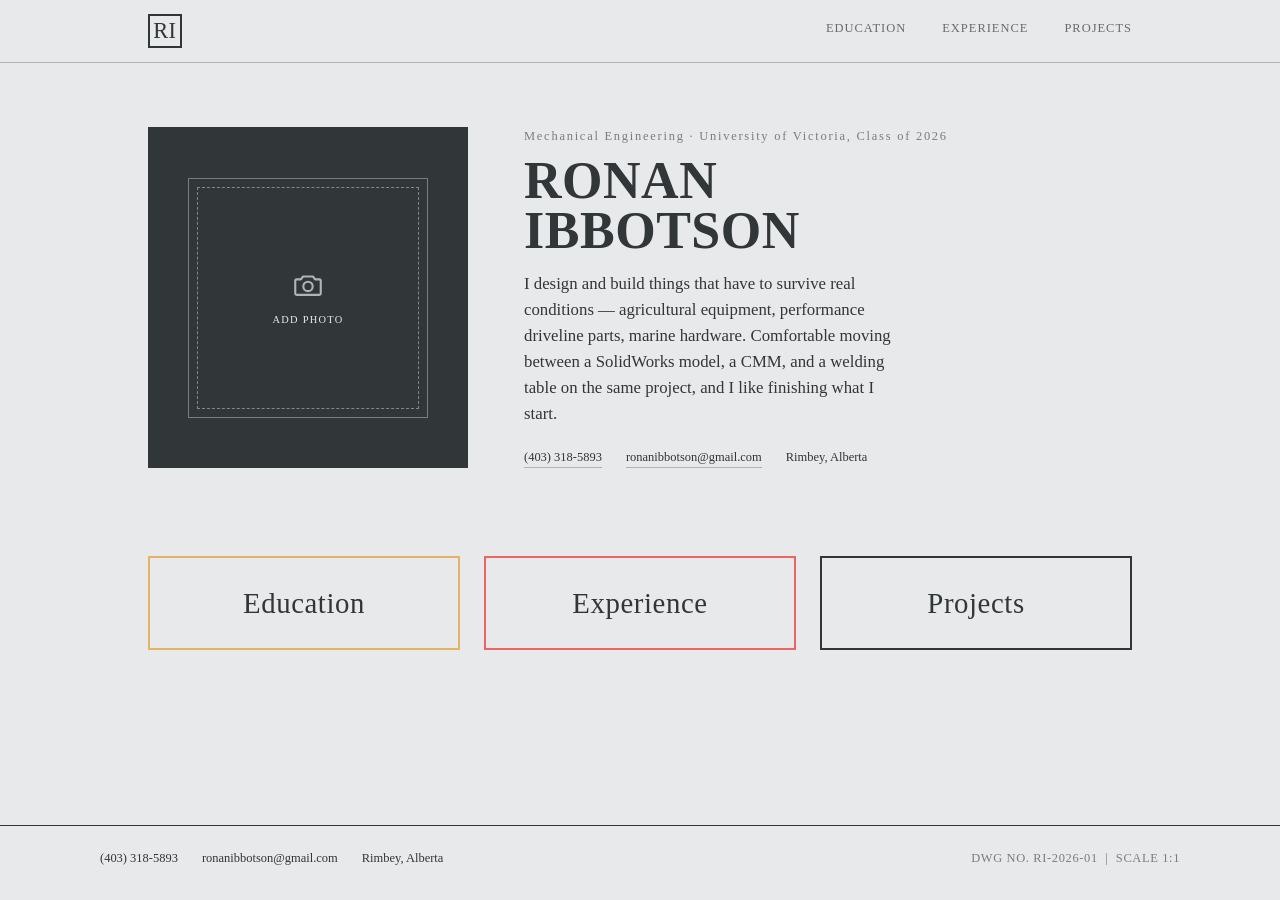
<file: index.html>
<!DOCTYPE html>
<html lang="en">
<head>
  <meta charset="UTF-8">
  <meta name="viewport" content="width=device-width, initial-scale=1.0">
  <title>Ronan Ibbotson — Mechanical Engineer</title>
  <meta name="description" content="Portfolio of Ronan Ibbotson, mechanical engineering student and designer.">
  <link rel="stylesheet" href="css/style.css">
</head>
<body>

  <nav class="topnav">
    <div class="topnav__inner">
      <a href="index.html" class="topnav__mark" aria-label="Home">RI</a>
      <div class="topnav__links">
        <a href="education.html">Education</a>
        <a href="experience.html">Experience</a>
        <a href="projects.html">Projects</a>
      </div>
    </div>
  </nav>

  <main class="page-shell">

    <section class="hero">
      <!-- PROFILE PHOTO
           To use your own photo: put the image file in the assets/
           folder, then replace the entire <div class="photo-placeholder">
           block below with:
           <img src="assets/profile.jpg" alt="Ronan Ibbotson" class="hero__photo-img">
      -->
      <div class="hero__photo-wrap reveal">
        <div class="hero__photo-frame">
          <div class="photo-placeholder">
            <svg viewBox="0 0 24 24" fill="none" stroke="currentColor" stroke-width="1.5" stroke-linecap="round" stroke-linejoin="round">
              <path d="M4 8h3l1.5-2h7L17 8h3a1 1 0 0 1 1 1v9a1 1 0 0 1-1 1H4a1 1 0 0 1-1-1V9a1 1 0 0 1 1-1z"/>
              <circle cx="12" cy="13" r="3.3"/>
            </svg>
            <span class="photo-placeholder__text">ADD PHOTO</span>
          </div>
        </div>
      </div>

      <div class="hero__intro reveal reveal--delay-1">
        <p class="hero__eyebrow">Mechanical Engineering · University of Victoria, Class of 2026</p>
        <h1 class="hero__name">Ronan<br>Ibbotson</h1>
        <p class="hero__bio">
          I design and build things that have to survive real conditions —
          agricultural equipment, performance driveline parts, marine
          hardware. Comfortable moving between a SolidWorks model, a CMM,
          and a welding table on the same project, and I like finishing
          what I start.
        </p>
        <div class="hero__contact">
          <a href="tel:+14033185893">(403) 318-5893</a>
          <a href="mailto:ronanibbotson@gmail.com">ronanibbotson@gmail.com</a>
          <span>Rimbey, Alberta</span>
        </div>
      </div>
    </section>

    <section class="nav-buttons reveal reveal--delay-2" aria-label="Site sections">
      <a href="education.html" class="nav-btn nav-btn--amber">Education</a>
      <a href="experience.html" class="nav-btn nav-btn--coral">Experience</a>
      <a href="projects.html" class="nav-btn nav-btn--graphite">Projects</a>
    </section>

  </main>

  <footer class="site-footer">
    <div class="site-footer__inner">
      <div class="site-footer__contact">
        <a href="tel:+14033185893">(403) 318-5893</a>
        <a href="mailto:ronanibbotson@gmail.com">ronanibbotson@gmail.com</a>
        <span>Rimbey, Alberta</span>
      </div>
      <!-- DECORATIVE: delete this div to remove the drawing-number tag. -->
      <div class="site-footer__drawing-no">DWG NO. RI-2026-01 &nbsp;|&nbsp; SCALE 1:1</div>
    </div>
  </footer>

  <script src="js/main.js"></script>
</body>
</html>
</file>
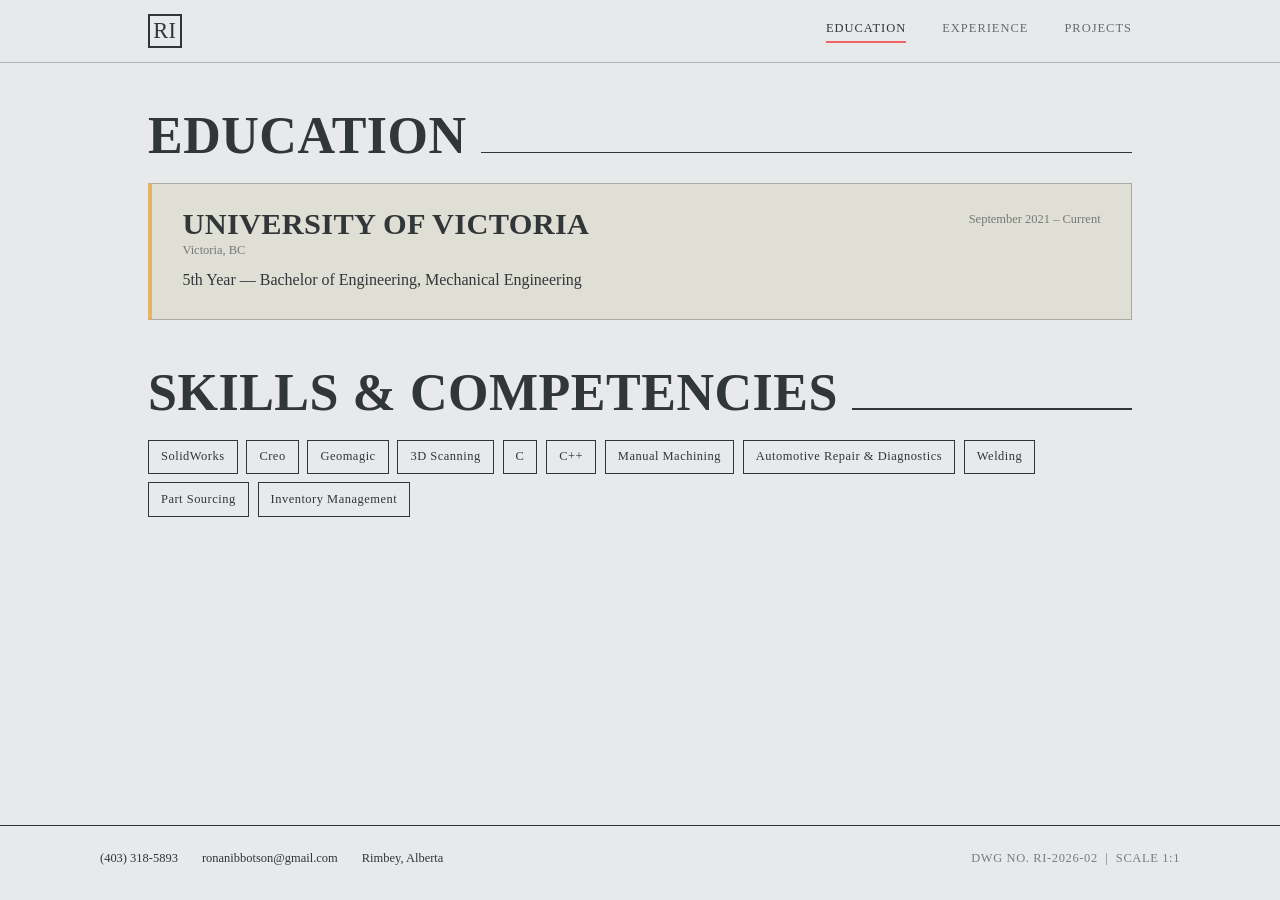
<file: education.html>
<!DOCTYPE html>
<html lang="en">
<head>
  <meta charset="UTF-8">
  <meta name="viewport" content="width=device-width, initial-scale=1.0">
  <title>Education — Ronan Ibbotson</title>
  <meta name="description" content="Education background of Ronan Ibbotson.">
  <link rel="stylesheet" href="css/style.css">
</head>
<body>

  <nav class="topnav">
    <div class="topnav__inner">
      <a href="index.html" class="topnav__mark" aria-label="Home">RI</a>
      <div class="topnav__links">
        <a href="education.html" aria-current="page">Education</a>
        <a href="experience.html">Experience</a>
        <a href="projects.html">Projects</a>
      </div>
    </div>
  </nav>


  <main class="page-shell">

    <div class="section-heading">
      <h2>Education</h2>
      <div class="section-heading__rule"></div>
    </div>

    <div class="card-list">
      <article class="edu-card">
        <header class="edu-card__head">
          <div>
            <h3>University of Victoria</h3>
            <p class="edu-card__location">Victoria, BC</p>
          </div>
          <div class="edu-card__dates">September 2021 – Current</div>
        </header>
        <p class="edu-card__degree">5th Year — Bachelor of Engineering, Mechanical Engineering</p>
      </article>
    </div>

    <div class="section-heading">
      <h2>Skills &amp; Competencies</h2>
      <div class="section-heading__rule"></div>
    </div>

    <div class="chip-row">
      <span class="chip">SolidWorks</span>
      <span class="chip">Creo</span>
      <span class="chip">Geomagic</span>
      <span class="chip">3D Scanning</span>
      <span class="chip">C</span>
      <span class="chip">C++</span>
      <span class="chip">Manual Machining</span>
      <span class="chip">Automotive Repair &amp; Diagnostics</span>
      <span class="chip">Welding</span>
      <span class="chip">Part Sourcing</span>
      <span class="chip">Inventory Management</span>
    </div>

  </main>

  <footer class="site-footer">
    <div class="site-footer__inner">
      <div class="site-footer__contact">
        <a href="tel:+14033185893">(403) 318-5893</a>
        <a href="mailto:ronanibbotson@gmail.com">ronanibbotson@gmail.com</a>
        <span>Rimbey, Alberta</span>
      </div>
      <div class="site-footer__drawing-no">DWG NO. RI-2026-02 &nbsp;|&nbsp; SCALE 1:1</div>
    </div>
  </footer>

  <script src="js/main.js"></script>
</body>
</html>
</file>
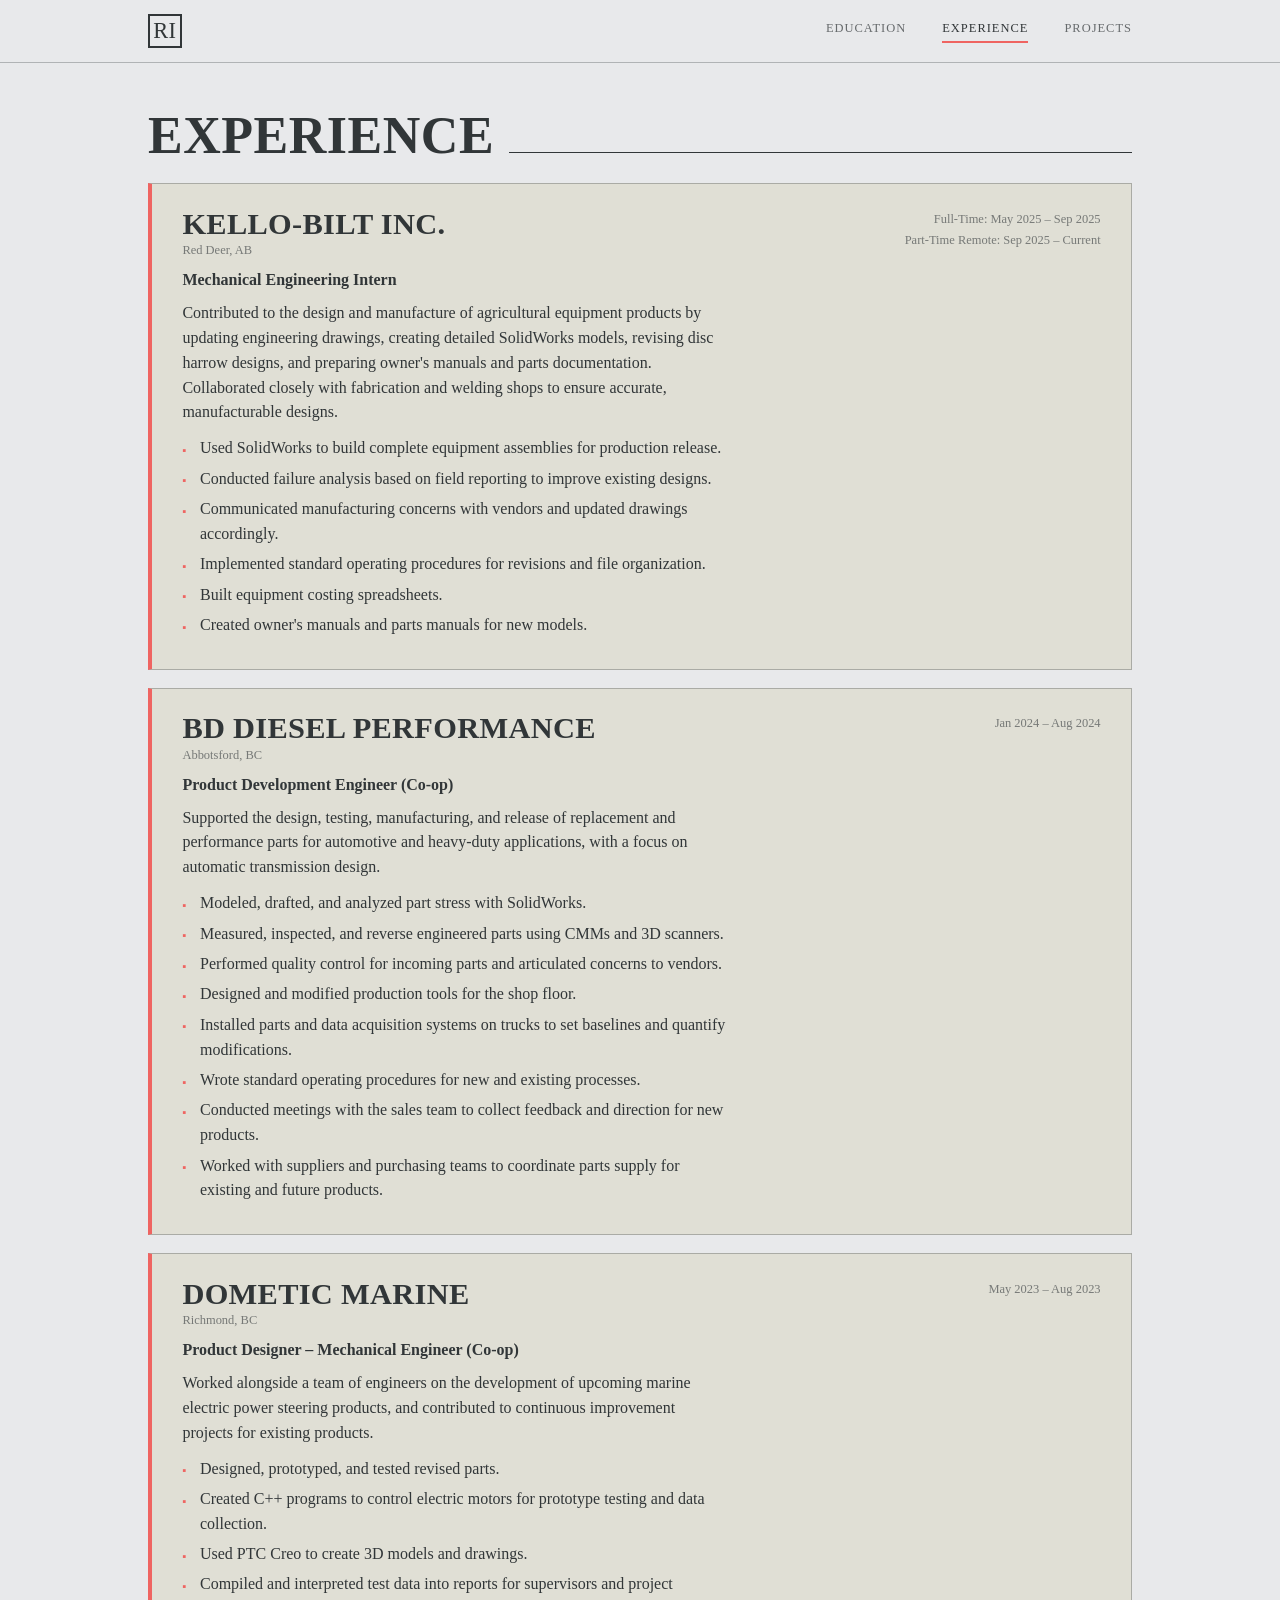
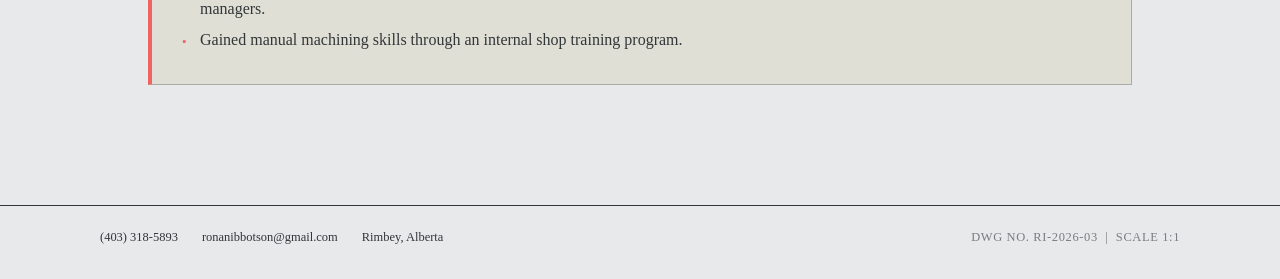
<file: experience.html>
<!DOCTYPE html>
<html lang="en">
<head>
  <meta charset="UTF-8">
  <meta name="viewport" content="width=device-width, initial-scale=1.0">
  <title>Experience — Ronan Ibbotson</title>
  <meta name="description" content="Professional experience of Ronan Ibbotson.">
  <link rel="stylesheet" href="css/style.css">
</head>
<body>

  <nav class="topnav">
    <div class="topnav__inner">
      <a href="index.html" class="topnav__mark" aria-label="Home">RI</a>
      <div class="topnav__links">
        <a href="education.html">Education</a>
        <a href="experience.html" aria-current="page">Experience</a>
        <a href="projects.html">Projects</a>
      </div>
    </div>
  </nav>


  <main class="page-shell">

    <div class="section-heading">
      <h2>Experience</h2>
      <div class="section-heading__rule"></div>
    </div>

    <div class="card-list">

      <article class="job-card">
        <header class="job-card__head">
          <div>
            <h3 class="job-card__company">Kello-Bilt Inc.</h3>
            <p class="job-card__location">Red Deer, AB</p>
          </div>
          <div class="job-card__dates">
            <span>Full-Time: May 2025 – Sep 2025</span>
            <span>Part-Time Remote: Sep 2025 – Current</span>
          </div>
        </header>
        <p class="job-card__role">Mechanical Engineering Intern</p>
        <p class="job-card__summary">
          Contributed to the design and manufacture of agricultural equipment
          products by updating engineering drawings, creating detailed
          SolidWorks models, revising disc harrow designs, and preparing
          owner's manuals and parts documentation. Collaborated closely with
          fabrication and welding shops to ensure accurate, manufacturable
          designs.
        </p>
        <ul class="job-card__bullets">
          <li>Used SolidWorks to build complete equipment assemblies for production release.</li>
          <li>Conducted failure analysis based on field reporting to improve existing designs.</li>
          <li>Communicated manufacturing concerns with vendors and updated drawings accordingly.</li>
          <li>Implemented standard operating procedures for revisions and file organization.</li>
          <li>Built equipment costing spreadsheets.</li>
          <li>Created owner's manuals and parts manuals for new models.</li>
        </ul>
      </article>

      <article class="job-card">
        <header class="job-card__head">
          <div>
            <h3 class="job-card__company">BD Diesel Performance</h3>
            <p class="job-card__location">Abbotsford, BC</p>
          </div>
          <div class="job-card__dates">
            <span>Jan 2024 – Aug 2024</span>
          </div>
        </header>
        <p class="job-card__role">Product Development Engineer (Co-op)</p>
        <p class="job-card__summary">
          Supported the design, testing, manufacturing, and release of
          replacement and performance parts for automotive and heavy-duty
          applications, with a focus on automatic transmission design.
        </p>
        <ul class="job-card__bullets">
          <li>Modeled, drafted, and analyzed part stress with SolidWorks.</li>
          <li>Measured, inspected, and reverse engineered parts using CMMs and 3D scanners.</li>
          <li>Performed quality control for incoming parts and articulated concerns to vendors.</li>
          <li>Designed and modified production tools for the shop floor.</li>
          <li>Installed parts and data acquisition systems on trucks to set baselines and quantify modifications.</li>
          <li>Wrote standard operating procedures for new and existing processes.</li>
          <li>Conducted meetings with the sales team to collect feedback and direction for new products.</li>
          <li>Worked with suppliers and purchasing teams to coordinate parts supply for existing and future products.</li>
        </ul>
      </article>

      <article class="job-card">
        <header class="job-card__head">
          <div>
            <h3 class="job-card__company">Dometic Marine</h3>
            <p class="job-card__location">Richmond, BC</p>
          </div>
          <div class="job-card__dates">
            <span>May 2023 – Aug 2023</span>
          </div>
        </header>
        <p class="job-card__role">Product Designer – Mechanical Engineer (Co-op)</p>
        <p class="job-card__summary">
          Worked alongside a team of engineers on the development of
          upcoming marine electric power steering products, and contributed
          to continuous improvement projects for existing products.
        </p>
        <ul class="job-card__bullets">
          <li>Designed, prototyped, and tested revised parts.</li>
          <li>Created C++ programs to control electric motors for prototype testing and data collection.</li>
          <li>Used PTC Creo to create 3D models and drawings.</li>
          <li>Compiled and interpreted test data into reports for supervisors and project managers.</li>
          <li>Gained manual machining skills through an internal shop training program.</li>
        </ul>
      </article>

    </div>

  </main>

  <footer class="site-footer">
    <div class="site-footer__inner">
      <div class="site-footer__contact">
        <a href="tel:+14033185893">(403) 318-5893</a>
        <a href="mailto:ronanibbotson@gmail.com">ronanibbotson@gmail.com</a>
        <span>Rimbey, Alberta</span>
      </div>
      <div class="site-footer__drawing-no">DWG NO. RI-2026-03 &nbsp;|&nbsp; SCALE 1:1</div>
    </div>
  </footer>

  <script src="js/main.js"></script>
</body>
</html>
</file>
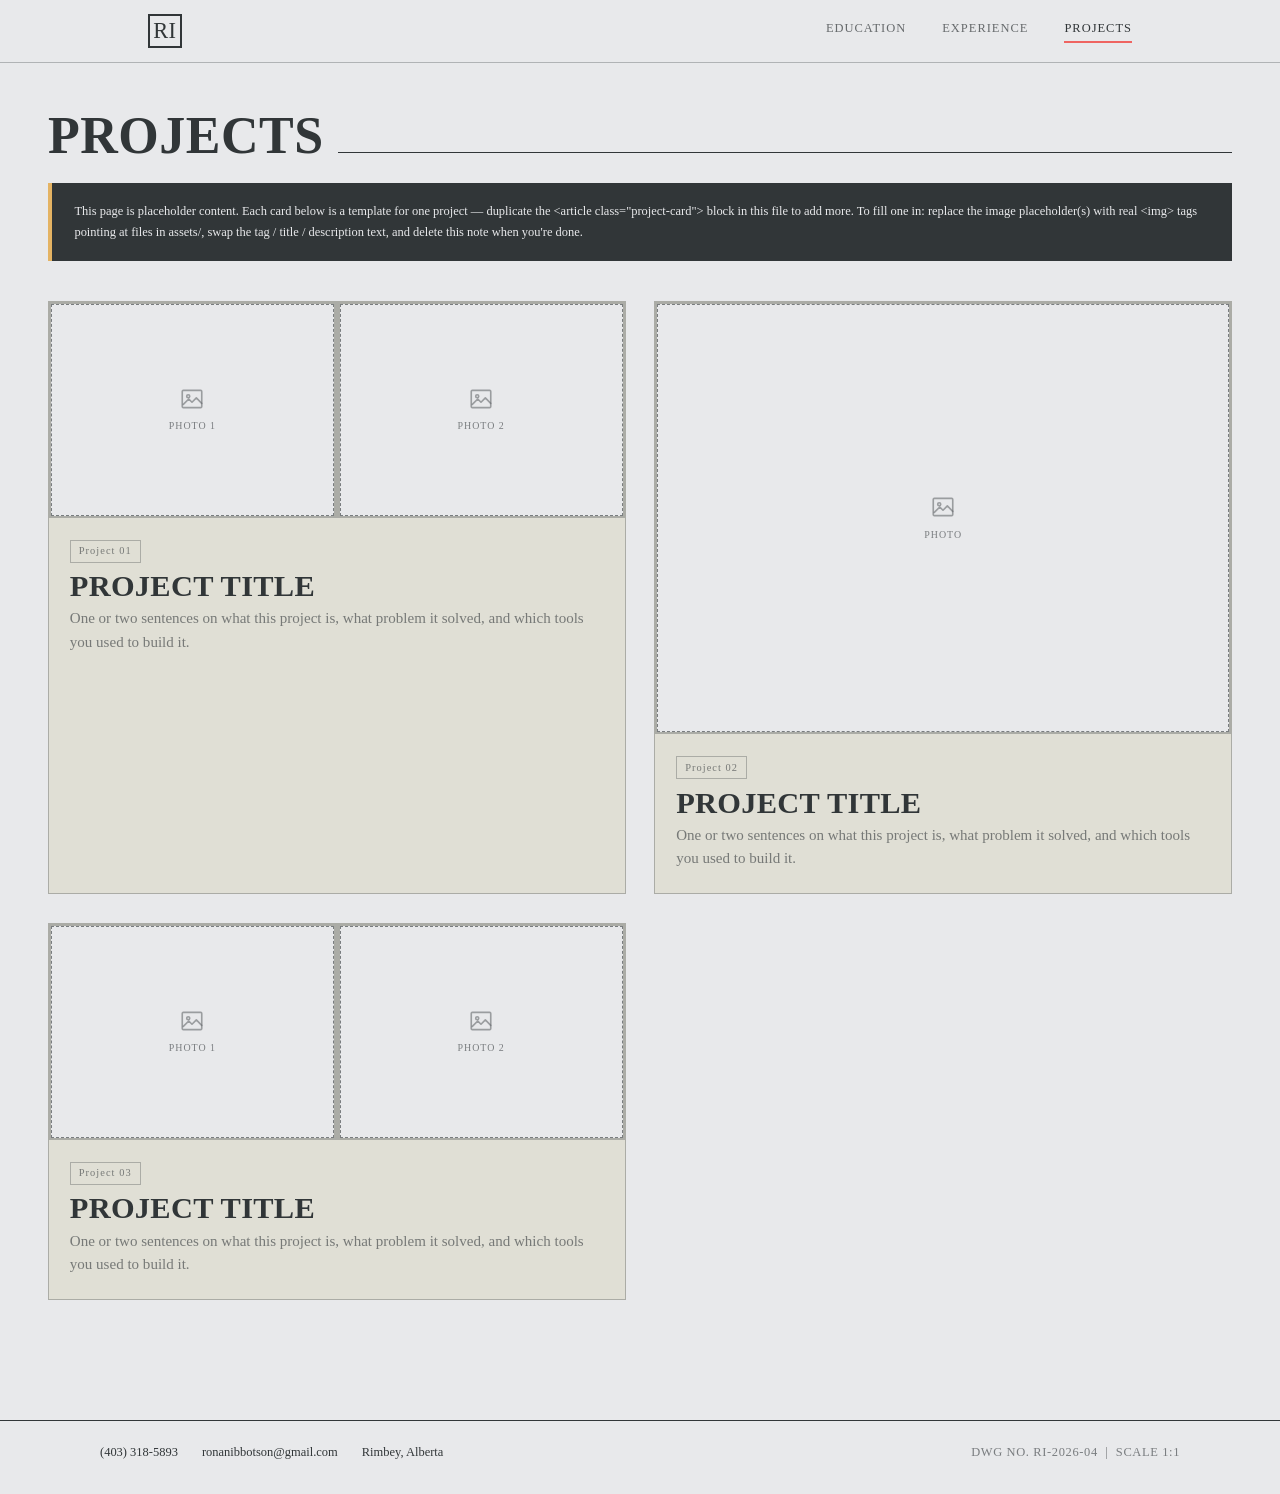
<file: projects.html>
<!DOCTYPE html>
<html lang="en">
<head>
  <meta charset="UTF-8">
  <meta name="viewport" content="width=device-width, initial-scale=1.0">
  <title>Projects — Ronan Ibbotson</title>
  <meta name="description" content="Personal projects of Ronan Ibbotson.">
  <link rel="stylesheet" href="css/style.css">
</head>
<body>

  <nav class="topnav">
    <div class="topnav__inner">
      <a href="index.html" class="topnav__mark" aria-label="Home">RI</a>
      <div class="topnav__links">
        <a href="education.html">Education</a>
        <a href="experience.html">Experience</a>
        <a href="projects.html" aria-current="page">Projects</a>
      </div>
    </div>
  </nav>


  <main class="page-shell page-shell--wide">

    <div class="section-heading">
      <h2>Projects</h2>
      <div class="section-heading__rule"></div>
    </div>

    <!-- This note is just for you, not a real design element — delete
         this whole <div class="projects-note"> once your projects are in. -->
    <div class="projects-note">
      This page is placeholder content. Each card below is a template for
      one project — duplicate the &lt;article class="project-card"&gt; block
      in this file to add more. To fill one in: replace the image
      placeholder(s) with real &lt;img&gt; tags pointing at files in
      assets/, swap the tag / title / description text, and delete this
      note when you're done.
    </div>

    <div class="project-grid">

      <!-- ===================== PROJECT CARD 1 (2 photos) =====================
           To use a real photo, replace a whole <div class="project-image-placeholder">
           with: <img src="assets/your-photo.jpg" alt="Describe the photo">
      ======================================================================= -->
      <article class="project-card">
        <div class="project-card__images">
          <div class="project-image-placeholder">
            <svg viewBox="0 0 24 24" fill="none" stroke="currentColor" stroke-width="1.5" stroke-linecap="round" stroke-linejoin="round">
              <rect x="3" y="4" width="18" height="16" rx="1"/>
              <circle cx="8.5" cy="9.5" r="1.4"/>
              <path d="M21 16l-5-5-4 4-3-3-5 5"/>
            </svg>
            <span>PHOTO 1</span>
          </div>
          <div class="project-image-placeholder">
            <svg viewBox="0 0 24 24" fill="none" stroke="currentColor" stroke-width="1.5" stroke-linecap="round" stroke-linejoin="round">
              <rect x="3" y="4" width="18" height="16" rx="1"/>
              <circle cx="8.5" cy="9.5" r="1.4"/>
              <path d="M21 16l-5-5-4 4-3-3-5 5"/>
            </svg>
            <span>PHOTO 2</span>
          </div>
        </div>
        <div class="project-card__body">
          <span class="project-card__tag">Project 01</span>
          <h3 class="project-card__title">Project Title</h3>
          <p class="project-card__desc">
            One or two sentences on what this project is, what problem it
            solved, and which tools you used to build it.
          </p>
        </div>
      </article>

      <!-- ===================== PROJECT CARD 2 (1 photo) ===================== -->
      <article class="project-card">
        <div class="project-card__images single">
          <div class="project-image-placeholder">
            <svg viewBox="0 0 24 24" fill="none" stroke="currentColor" stroke-width="1.5" stroke-linecap="round" stroke-linejoin="round">
              <rect x="3" y="4" width="18" height="16" rx="1"/>
              <circle cx="8.5" cy="9.5" r="1.4"/>
              <path d="M21 16l-5-5-4 4-3-3-5 5"/>
            </svg>
            <span>PHOTO</span>
          </div>
        </div>
        <div class="project-card__body">
          <span class="project-card__tag">Project 02</span>
          <h3 class="project-card__title">Project Title</h3>
          <p class="project-card__desc">
            One or two sentences on what this project is, what problem it
            solved, and which tools you used to build it.
          </p>
        </div>
      </article>

      <!-- ===================== PROJECT CARD 3 (2 photos) ===================== -->
      <article class="project-card">
        <div class="project-card__images">
          <div class="project-image-placeholder">
            <svg viewBox="0 0 24 24" fill="none" stroke="currentColor" stroke-width="1.5" stroke-linecap="round" stroke-linejoin="round">
              <rect x="3" y="4" width="18" height="16" rx="1"/>
              <circle cx="8.5" cy="9.5" r="1.4"/>
              <path d="M21 16l-5-5-4 4-3-3-5 5"/>
            </svg>
            <span>PHOTO 1</span>
          </div>
          <div class="project-image-placeholder">
            <svg viewBox="0 0 24 24" fill="none" stroke="currentColor" stroke-width="1.5" stroke-linecap="round" stroke-linejoin="round">
              <rect x="3" y="4" width="18" height="16" rx="1"/>
              <circle cx="8.5" cy="9.5" r="1.4"/>
              <path d="M21 16l-5-5-4 4-3-3-5 5"/>
            </svg>
            <span>PHOTO 2</span>
          </div>
        </div>
        <div class="project-card__body">
          <span class="project-card__tag">Project 03</span>
          <h3 class="project-card__title">Project Title</h3>
          <p class="project-card__desc">
            One or two sentences on what this project is, what problem it
            solved, and which tools you used to build it.
          </p>
        </div>
      </article>

    </div>

  </main>

  <footer class="site-footer">
    <div class="site-footer__inner">
      <div class="site-footer__contact">
        <a href="tel:+14033185893">(403) 318-5893</a>
        <a href="mailto:ronanibbotson@gmail.com">ronanibbotson@gmail.com</a>
        <span>Rimbey, Alberta</span>
      </div>
      <div class="site-footer__drawing-no">DWG NO. RI-2026-04 &nbsp;|&nbsp; SCALE 1:1</div>
    </div>
  </footer>

  <script src="js/main.js"></script>
</body>
</html>
</file>
<file: css/style.css>
/* =====================================================================
   RONAN IBBOTSON — PORTFOLIO STYLESHEET
   Design language: engineering drawing / title block, drafted in the
   same spirit as a SolidWorks release drawing. Steel-gray sheet,
   graphite linework, paper panels, amber + coral callouts.

   HOW THIS FILE IS ORGANIZED
   1. Fonts + tokens
   2. Reset / base
   3. Layout shell (topnav, title block, footer)
   4. Home page (hero, nav buttons)
   5. Cards (education / experience / projects)
   6. Small components (chips, tags, photo placeholders)
   7. OPTIONAL DECORATIVE EXTRAS — every block below is labeled and can
      be deleted independently without breaking anything else.
   8. Responsive
   ===================================================================== */

/* ---------------------------------------------------------------------
   1. TOKENS
   --------------------------------------------------------------------- */
:root {
  /* --- your 5 palette colors, used exactly as given --- */
  --steel:    #E8E9EB;  /* page background */
  --graphite: #313638;  /* ink / primary text / dark panels */
  --paper:    #E0DFD5;  /* card + panel background */
  --amber:    #E4B363;  /* accent 1 — Education */
  --coral:    #EF6461;  /* accent 2 — Experience */

  /* derived, not new hues — just tints/shades of the palette above,
     used for borders, hover states, subtle fills */
  --graphite-60: rgba(49, 54, 56, 0.6);
  --graphite-30: rgba(49, 54, 56, 0.3);
  --graphite-12: rgba(49, 54, 56, 0.12);
  --amber-20:    rgba(228, 179, 99, 0.2);
  --coral-20:    rgba(239, 100, 97, 0.2);

  --font-display: "Times New Roman", Times, "Liberation Serif", serif;
  --font-body: "Times New Roman", Times, "Liberation Serif", serif;
  --font-mono: "Times New Roman", Times, "Liberation Serif", serif;

  --fs-hero: clamp(2rem, 5vw, 3.25rem);
  --fs-h1: clamp(2rem, 5vw, 3.25rem);
  --fs-h2: clamp(1.4rem, 3vw, 1.9rem);
  --fs-h3: 1.15rem;
  --fs-body: 1rem;
  --fs-small: 0.78rem;

  --max-width: 1080px;
  --gutter: clamp(1.25rem, 5vw, 3rem);
  --radius: 2px; /* drafting corners: sharp, not rounded */
}

/* ---------------------------------------------------------------------
   2. RESET / BASE
   --------------------------------------------------------------------- */
* { box-sizing: border-box; margin: 0; padding: 0; }

html { scroll-behavior: smooth; }

body {
  background: var(--steel);
  color: var(--graphite);
  font-family: var(--font-body);
  font-size: var(--fs-body);
  line-height: 1.55;
  min-height: 100vh;
  display: flex;
  flex-direction: column;
}

img { max-width: 100%; display: block; }

a { color: inherit; text-decoration: none; }

ul { list-style: none; }

h1, h2, h3 {
  font-family: var(--font-display);
  font-weight: 600;
  line-height: 0.95;
  letter-spacing: 0.01em;
  text-transform: uppercase;
}

.page-shell {
  width: 100%;
  max-width: var(--max-width);
  margin: 0 auto;
  padding: 0 var(--gutter);
  flex: 1;
}

/* Wider container used on the Projects page so cards get more room. */
.page-shell--wide { max-width: 1360px; }

.visually-hidden {
  position: absolute;
  width: 1px; height: 1px;
  overflow: hidden;
  clip: rect(0 0 0 0);
  white-space: nowrap;
}

:focus-visible {
  outline: 2px solid var(--coral);
  outline-offset: 3px;
}

/* ---------------------------------------------------------------------
   3. LAYOUT SHELL
   --------------------------------------------------------------------- */

/* --- slim utility nav, present on all 4 pages --- */
.topnav {
  width: 100%;
  border-bottom: 1px solid var(--graphite-30);
  background: var(--steel);
  position: sticky;
  top: 0;
  z-index: 20;
}

.topnav__inner {
  max-width: var(--max-width);
  margin: 0 auto;
  padding: 0.9rem var(--gutter);
  display: flex;
  align-items: center;
  justify-content: space-between;
}

.topnav__mark {
  font-family: var(--font-display);
  font-size: 1.4rem;
  letter-spacing: 0.02em;
  border: 2px solid var(--graphite);
  width: 2.1rem;
  height: 2.1rem;
  display: inline-flex;
  align-items: center;
  justify-content: center;
}

.topnav__links {
  display: flex;
  flex-wrap: wrap;
  gap: 0.5rem clamp(1rem, 3vw, 2.25rem);
  justify-content: flex-end;
  font-family: var(--font-mono);
  font-size: var(--fs-small);
  letter-spacing: 0.08em;
  text-transform: uppercase;
}

.topnav__links a {
  padding-bottom: 3px;
  border-bottom: 2px solid transparent;
  transition: border-color 0.2s ease, opacity 0.2s ease;
  opacity: 0.7;
}

.topnav__links a:hover { opacity: 1; }

.topnav__links a[aria-current="page"] {
  opacity: 1;
  border-bottom-color: var(--coral);
}

/* --- engineering title block, one per page ---
   Modeled on a real ANSI drawing title block: name / sheet title /
   sheet number / revision. This is the site's signature element. */
/* --- footer, present on all 4 pages --- */
.site-footer {
  margin-top: clamp(3rem, 8vw, 5rem);
  border-top: 1.5px solid var(--graphite);
  padding: 1.4rem var(--gutter) 2rem;
}

.site-footer__inner {
  max-width: var(--max-width);
  margin: 0 auto;
  display: flex;
  flex-wrap: wrap;
  gap: 1rem 2rem;
  justify-content: space-between;
  align-items: baseline;
}

.site-footer__contact {
  display: flex;
  flex-wrap: wrap;
  gap: 0.4rem 1.5rem;
  font-family: var(--font-mono);
  font-size: var(--fs-small);
}

.site-footer__contact a:hover { color: var(--coral); }

.site-footer__drawing-no {
  font-family: var(--font-mono);
  font-size: var(--fs-small);
  color: var(--graphite-60);
  letter-spacing: 0.05em;
}

/* ---------------------------------------------------------------------
   4. HOME PAGE
   --------------------------------------------------------------------- */
.hero {
  display: grid;
  grid-template-columns: minmax(200px, 320px) 1fr;
  gap: clamp(1.5rem, 5vw, 3.5rem);
  align-items: stretch;
  padding: clamp(2.5rem, 7vw, 4rem) 0 clamp(2rem, 6vw, 3rem);
}

/* The photo column is the "side without text" — filled solid so it
   reads as a deliberate panel next to the text column, not empty space. */
.hero__photo-wrap {
  position: relative;
  background: var(--graphite);
  display: flex;
  align-items: center;
  justify-content: center;
  padding: clamp(2rem, 6vw, 3rem) clamp(1.5rem, 4vw, 2rem);
}

.hero__photo-frame {
  width: 100%;
  max-width: 240px;
  aspect-ratio: 1 / 1;
  border: 1.5px solid rgba(232, 233, 235, 0.4);
  padding: 0.5rem;
}

.hero__photo-img {
  width: 100%;
  height: 100%;
  object-fit: cover;
}

.photo-placeholder {
  width: 100%;
  height: 100%;
  border: 1.5px dashed rgba(232, 233, 235, 0.45);
  display: flex;
  flex-direction: column;
  align-items: center;
  justify-content: center;
  gap: 0.6rem;
  color: var(--steel);
  text-align: center;
}

.photo-placeholder svg { width: 34px; height: 34px; opacity: 0.7; }

.photo-placeholder__text {
  font-family: var(--font-mono);
  font-size: 0.65rem;
  letter-spacing: 0.12em;
}

.hero__eyebrow {
  font-family: var(--font-mono);
  font-size: var(--fs-small);
  letter-spacing: 0.14em;
  color: var(--graphite-60);
  margin-bottom: 0.6rem;
}

.hero__name {
  font-size: var(--fs-hero);
  margin-bottom: 1rem;
}

.hero__bio {
  max-width: 46ch;
  font-size: 1.05rem;
  margin-bottom: 1.3rem;
}

.hero__contact {
  display: flex;
  flex-wrap: wrap;
  gap: 0.4rem 1.5rem;
  font-family: var(--font-mono);
  font-size: var(--fs-small);
}

.hero__contact a { border-bottom: 1px solid var(--graphite-30); }
.hero__contact a:hover { border-color: var(--coral); color: var(--coral); }

/* --- the "single word" nav buttons, each a different outline color --- */
.nav-buttons {
  display: grid;
  grid-template-columns: repeat(3, 1fr);
  gap: clamp(0.9rem, 2.5vw, 1.5rem);
  padding: clamp(1.5rem, 4vw, 2.5rem) 0 clamp(3rem, 8vw, 4.5rem);
}

.nav-btn {
  font-family: var(--font-display);
  font-size: clamp(1.3rem, 3vw, 1.8rem);
  letter-spacing: 0.02em;
  text-align: center;
  padding: 1.4rem 1rem;
  border: 2.5px solid var(--graphite);
  background: transparent;
  transition: background 0.2s ease, color 0.2s ease, transform 0.15s ease;
}

.nav-btn:hover { transform: translateY(-2px); }

.nav-btn--amber { border-color: var(--amber); }
.nav-btn--amber:hover { background: var(--amber); }

.nav-btn--coral { border-color: var(--coral); }
.nav-btn--coral:hover { background: var(--coral); color: var(--steel); }

.nav-btn--graphite { border-color: var(--graphite); }
.nav-btn--graphite:hover { background: var(--graphite); color: var(--steel); }

/* ---------------------------------------------------------------------
   5. CARDS — education / experience
   --------------------------------------------------------------------- */
.section-heading {
  display: flex;
  align-items: baseline;
  gap: 0.9rem;
  margin: clamp(2rem, 6vw, 3rem) 0 1.4rem;
}

.section-heading h2 { font-size: var(--fs-h1); }

.section-heading__rule {
  flex: 1;
  height: 1.5px;
  background: var(--graphite);
}

.card-list {
  display: flex;
  flex-direction: column;
  gap: 1.1rem;
  margin-bottom: 2.5rem;
}

.job-card, .edu-card {
  background: var(--paper);
  border: 1px solid var(--graphite-30);
  border-left: 4px solid var(--coral);
  padding: clamp(1.1rem, 3vw, 1.6rem) clamp(1.2rem, 4vw, 1.9rem);
}

.edu-card { border-left-color: var(--amber); }

.job-card__head, .edu-card__head {
  display: flex;
  flex-wrap: wrap;
  justify-content: space-between;
  align-items: flex-start;
  gap: 0.6rem 1.5rem;
  margin-bottom: 0.5rem;
}

.job-card__company, .edu-card__head h3 {
  font-family: var(--font-display);
  font-size: var(--fs-h2);
  letter-spacing: 0.01em;
}

.job-card__location, .edu-card__location {
  font-family: var(--font-mono);
  font-size: var(--fs-small);
  color: var(--graphite-60);
  margin-top: 0.15rem;
}

.job-card__dates, .edu-card__dates {
  font-family: var(--font-mono);
  font-size: var(--fs-small);
  text-align: right;
  display: flex;
  flex-direction: column;
  gap: 0.15rem;
  color: var(--graphite-60);
  white-space: nowrap;
}

.job-card__role {
  font-weight: 600;
  margin-bottom: 0.5rem;
}

.job-card__summary {
  margin-bottom: 0.7rem;
  max-width: 68ch;
}

.job-card__bullets li {
  position: relative;
  padding-left: 1.1rem;
  margin-bottom: 0.35rem;
  max-width: 68ch;
}

.job-card__bullets li::before {
  content: "▪";
  position: absolute;
  left: 0;
  color: var(--coral);
  font-size: 0.7rem;
  top: 0.35rem;
}

.edu-card__degree { font-weight: 500; }

/* --- skill chips --- */
.chip-row {
  display: flex;
  flex-wrap: wrap;
  gap: 0.55rem;
  margin-bottom: 2.5rem;
}

.chip {
  font-family: var(--font-mono);
  font-size: 0.78rem;
  letter-spacing: 0.04em;
  border: 1px solid var(--graphite);
  padding: 0.4rem 0.75rem;
  background: var(--steel);
}

/* ---------------------------------------------------------------------
   projects grid + placeholders
   --------------------------------------------------------------------- */
.project-grid {
  display: grid;
  grid-template-columns: repeat(auto-fit, minmax(440px, 1fr));
  gap: 1.8rem;
  margin-bottom: 2.5rem;
}

.project-card {
  background: var(--paper);
  border: 1px solid var(--graphite-30);
  display: flex;
  flex-direction: column;
}

.project-card__images {
  display: grid;
  grid-template-columns: 1fr 1fr;
  gap: 2px;
  background: var(--graphite-30);
}

.project-card__images.single { grid-template-columns: 1fr; }

.project-image-placeholder {
  aspect-ratio: 4 / 3;
  background: var(--steel);
  border: 1.5px dashed var(--graphite-60);
  margin: 2px;
  display: flex;
  flex-direction: column;
  align-items: center;
  justify-content: center;
  gap: 0.4rem;
  color: var(--graphite-60);
}

.project-image-placeholder svg { width: 26px; height: 26px; opacity: 0.7; }

.project-image-placeholder span {
  font-family: var(--font-mono);
  font-size: 0.62rem;
  letter-spacing: 0.1em;
}

.project-card__body { padding: 1.2rem 1.3rem 1.4rem; }

.project-card__tag {
  display: inline-block;
  font-family: var(--font-mono);
  font-size: 0.65rem;
  letter-spacing: 0.1em;
  color: var(--graphite-60);
  border: 1px solid var(--graphite-30);
  padding: 0.15rem 0.5rem;
  margin-bottom: 0.6rem;
}

.project-card__title {
  font-family: var(--font-display);
  font-size: var(--fs-h2);
  margin-bottom: 0.4rem;
}

.project-card__desc { font-size: 0.94rem; color: var(--graphite-60); }

.projects-note {
  background: var(--graphite);
  color: var(--steel);
  padding: 1.1rem 1.4rem;
  font-family: var(--font-mono);
  font-size: var(--fs-small);
  line-height: 1.7;
  margin-bottom: 2.5rem;
  border-left: 4px solid var(--amber);
}

/* =====================================================================
   6. OPTIONAL DECORATIVE EXTRAS
   Every block in this section is cosmetic and safe to delete. Each is
   labeled with the matching HTML you'd remove alongside it.
   ===================================================================== */

/* --- DECORATIVE: rotated "tolerance stamp" badge near the hero photo.
   To remove: delete this rule AND remove the
   <div class="tolerance-stamp"> element from index.html. --- */
.tolerance-stamp {
  position: absolute;
  font-family: var(--font-mono);
  font-size: 0.62rem;
  letter-spacing: 0.08em;
  color: var(--graphite-60);
  border: 1px solid var(--graphite-30);
  padding: 0.3rem 0.55rem;
  transform: rotate(-6deg);
  background: var(--steel);
}

.hero__photo-wrap .tolerance-stamp {
  bottom: -14px;
  right: -10px;
}

/* --- DECORATIVE: gentle fade/rise-in on page load.
   To remove: delete this rule and the .reveal class references in
   the HTML (or just ignore — harmless without JS toggling it). --- */
@media (prefers-reduced-motion: no-preference) {
  .reveal {
    animation: reveal-in 0.6s ease both;
  }
  .reveal--delay-1 { animation-delay: 0.08s; }
  .reveal--delay-2 { animation-delay: 0.16s; }

  @keyframes reveal-in {
    from { opacity: 0; transform: translateY(10px); }
    to { opacity: 1; transform: translateY(0); }
  }
}

/* ---------------------------------------------------------------------
   7. RESPONSIVE
   --------------------------------------------------------------------- */
@media (max-width: 720px) {
  .hero {
    grid-template-columns: 1fr;
    text-align: left;
  }
  .hero__photo-frame { max-width: 220px; }

  .nav-buttons { grid-template-columns: 1fr; }

  .titleblock { grid-template-columns: 1fr 1fr; }
  .titleblock__cell:nth-child(3) { border-left: none; }

  .job-card__head, .edu-card__head { flex-direction: column; }
  .job-card__dates, .edu-card__dates { text-align: left; }

  .topnav__links { gap: 1rem; font-size: 0.68rem; }
}

@media (max-width: 480px) {
  .project-card__images { grid-template-columns: 1fr; }
}
</file>
